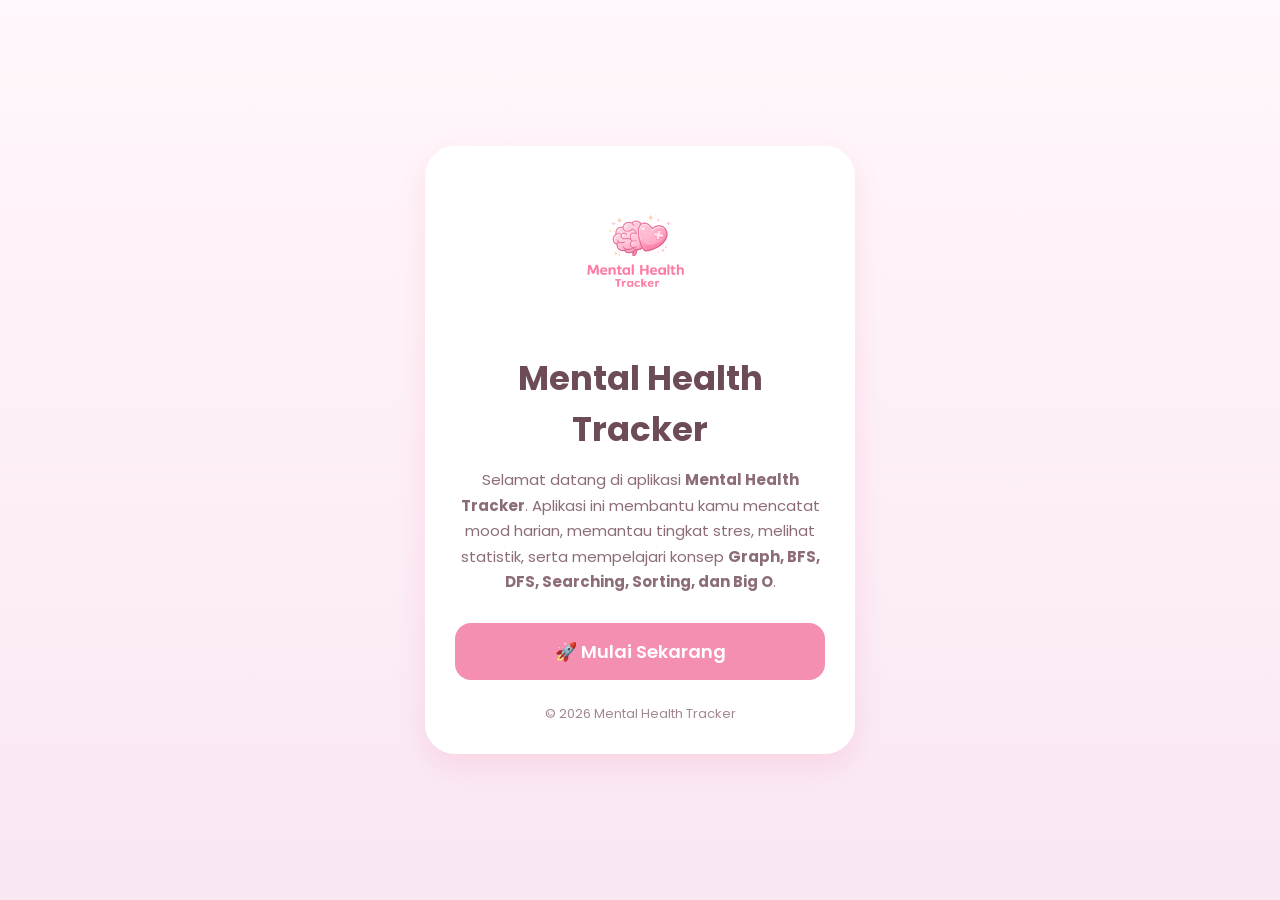
<file: index.html>
<!DOCTYPE html>
<html lang="id">
<head>
    <meta charset="UTF-8">
    <meta name="viewport" content="width=device-width, initial-scale=1.0">
    <title>Mental Health Tracker</title>

    <link rel="stylesheet" href="css/style.css">

    <style>
        body{
            background: linear-gradient(180deg,#FFF7FB,#FDEFF7,#F9E7F4);
            min-height:100vh;
            display:flex;
            justify-content:center;
            align-items:center;
            padding:20px;
        }

        .container{
            width:100%;
            max-width:430px;
            background:#ffffff;
            border-radius:30px;
            padding:30px;
            text-align:center;
            box-shadow:0 12px 30px rgba(233,30,99,.10);
        }

        .logo{
            width:220px;
            margin:10px auto 20px;
            display:block;
        }

        h1{
            color:#6D4C57;
            font-size:34px;
            margin-bottom:12px;
        }

        p{
            color:#8C6C79;
            line-height:1.7;
            margin-bottom:28px;
            font-size:15px;
        }

        .btn{
            width:100%;
            background:#F48FB1;
            color:white;
            border:none;
            padding:15px;
            border-radius:16px;
            font-size:18px;
            font-weight:600;
            cursor:pointer;
            transition:.3s;
        }

        .btn:hover{
            background:#EC6F9D;
        }

        footer{
            margin-top:24px;
            color:#A18894;
            font-size:13px;
        }
    </style>
</head>

<body>

<div class="container">

    <img src="images/mental-health.png" alt="Mental Health Tracker" class="logo">

    <h1>Mental Health Tracker</h1>

    <p>
        Selamat datang di aplikasi <b>Mental Health Tracker</b>.
        Aplikasi ini membantu kamu mencatat mood harian,
        memantau tingkat stres, melihat statistik,
        serta mempelajari konsep <b>Graph, BFS, DFS,
        Searching, Sorting, dan Big O</b>.
    </p>

    <button class="btn" onclick="window.location.href='login.html'">
        🚀 Mulai Sekarang
    </button>

    <footer>
        © 2026 Mental Health Tracker
    </footer>

</div>

</body>
</html>
</file>
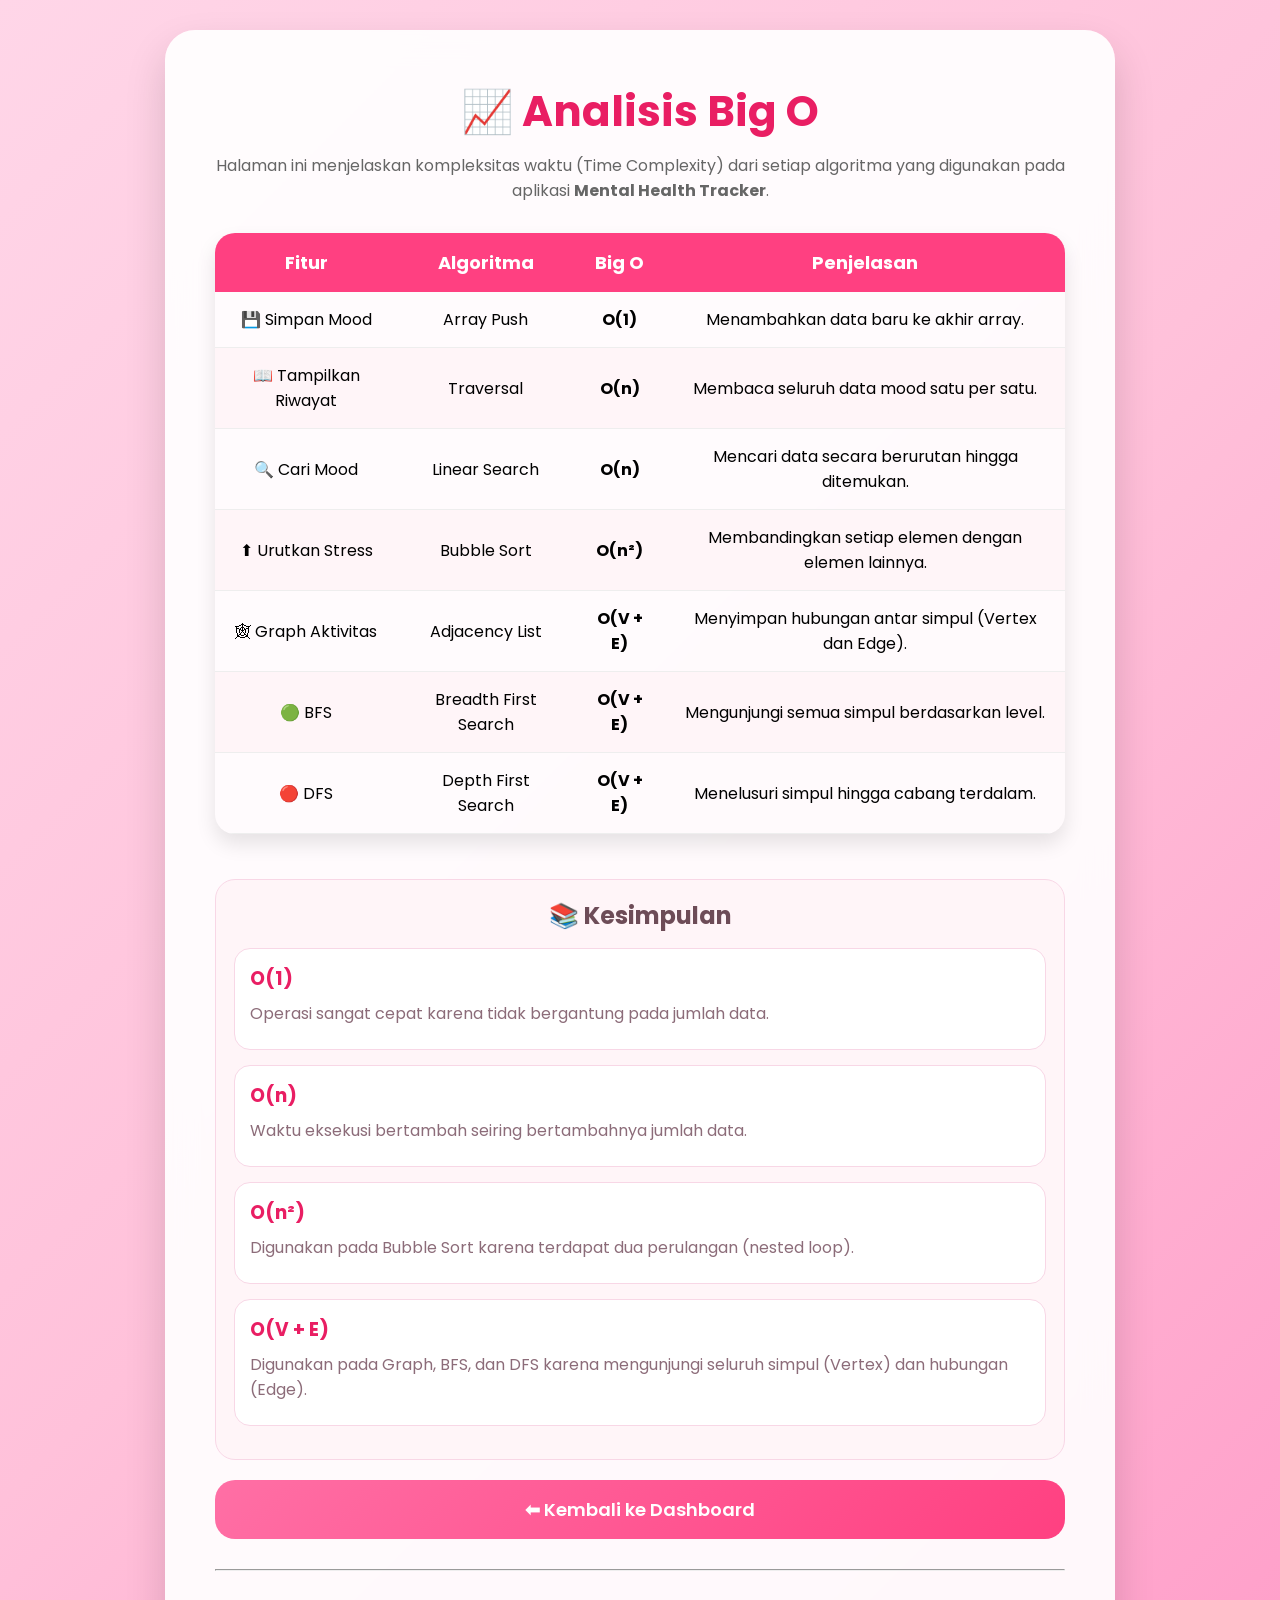
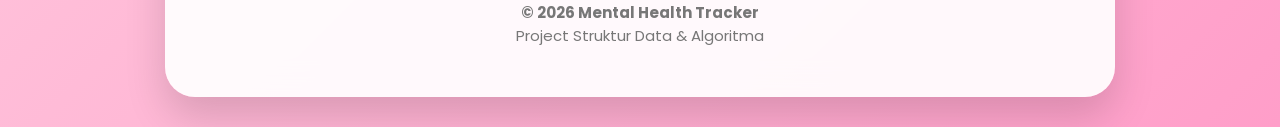
<file: bigo.html>
<!DOCTYPE html>
<html lang="id">
<head>
<meta charset="UTF-8">
<meta name="viewport" content="width=device-width, initial-scale=1.0">
<title>Analisis Big O - Mental Health Tracker</title>

<link rel="stylesheet" href="css/style.css">
</head>

<body>

<div class="container">

    <h1>📈 Analisis Big O</h1>

    <p class="subtitle">
        Halaman ini menjelaskan kompleksitas waktu (Time Complexity)
        dari setiap algoritma yang digunakan pada aplikasi
        <b>Mental Health Tracker</b>.
    </p>

    <table>

        <thead>

            <tr>

                <th>Fitur</th>

                <th>Algoritma</th>

                <th>Big O</th>

                <th>Penjelasan</th>

            </tr>

        </thead>

        <tbody>

            <tr>

                <td>💾 Simpan Mood</td>

                <td>Array Push</td>

                <td><b>O(1)</b></td>

                <td>Menambahkan data baru ke akhir array.</td>

            </tr>

            <tr>

                <td>📖 Tampilkan Riwayat</td>

                <td>Traversal</td>

                <td><b>O(n)</b></td>

                <td>Membaca seluruh data mood satu per satu.</td>

            </tr>

            <tr>

                <td>🔍 Cari Mood</td>

                <td>Linear Search</td>

                <td><b>O(n)</b></td>

                <td>Mencari data secara berurutan hingga ditemukan.</td>

            </tr>

            <tr>

                <td>⬆ Urutkan Stress</td>

                <td>Bubble Sort</td>

                <td><b>O(n²)</b></td>

                <td>Membandingkan setiap elemen dengan elemen lainnya.</td>

            </tr>

            <tr>

                <td>🕸 Graph Aktivitas</td>

                <td>Adjacency List</td>

                <td><b>O(V + E)</b></td>

                <td>Menyimpan hubungan antar simpul (Vertex dan Edge).</td>

            </tr>

            <tr>

                <td>🟢 BFS</td>

                <td>Breadth First Search</td>

                <td><b>O(V + E)</b></td>

                <td>Mengunjungi semua simpul berdasarkan level.</td>

            </tr>

            <tr>

                <td>🔴 DFS</td>

                <td>Depth First Search</td>

                <td><b>O(V + E)</b></td>

                <td>Menelusuri simpul hingga cabang terdalam.</td>

            </tr>

        </tbody>

    </table>

    <br>

    <div class="bigo-card">

        <h2>📚 Kesimpulan</h2>

        <div class="algo">

            <h3>O(1)</h3>

            <p>Operasi sangat cepat karena tidak bergantung pada jumlah data.</p>

        </div>

        <div class="algo">

            <h3>O(n)</h3>

            <p>Waktu eksekusi bertambah seiring bertambahnya jumlah data.</p>

        </div>

        <div class="algo">

            <h3>O(n²)</h3>

            <p>Digunakan pada Bubble Sort karena terdapat dua perulangan (nested loop).</p>

        </div>

        <div class="algo">

            <h3>O(V + E)</h3>

            <p>Digunakan pada Graph, BFS, dan DFS karena mengunjungi seluruh simpul (Vertex) dan hubungan (Edge).</p>

        </div>

    </div>

    <button onclick="window.location.href='dashboard.html'">
        ⬅ Kembali ke Dashboard
    </button>

    <footer>

        <hr style="margin:30px 0;">

        <p><b>© 2026 Mental Health Tracker</b></p>

        <p>Project Struktur Data & Algoritma</p>

    </footer>

</div>

</body>
</html>
</file>
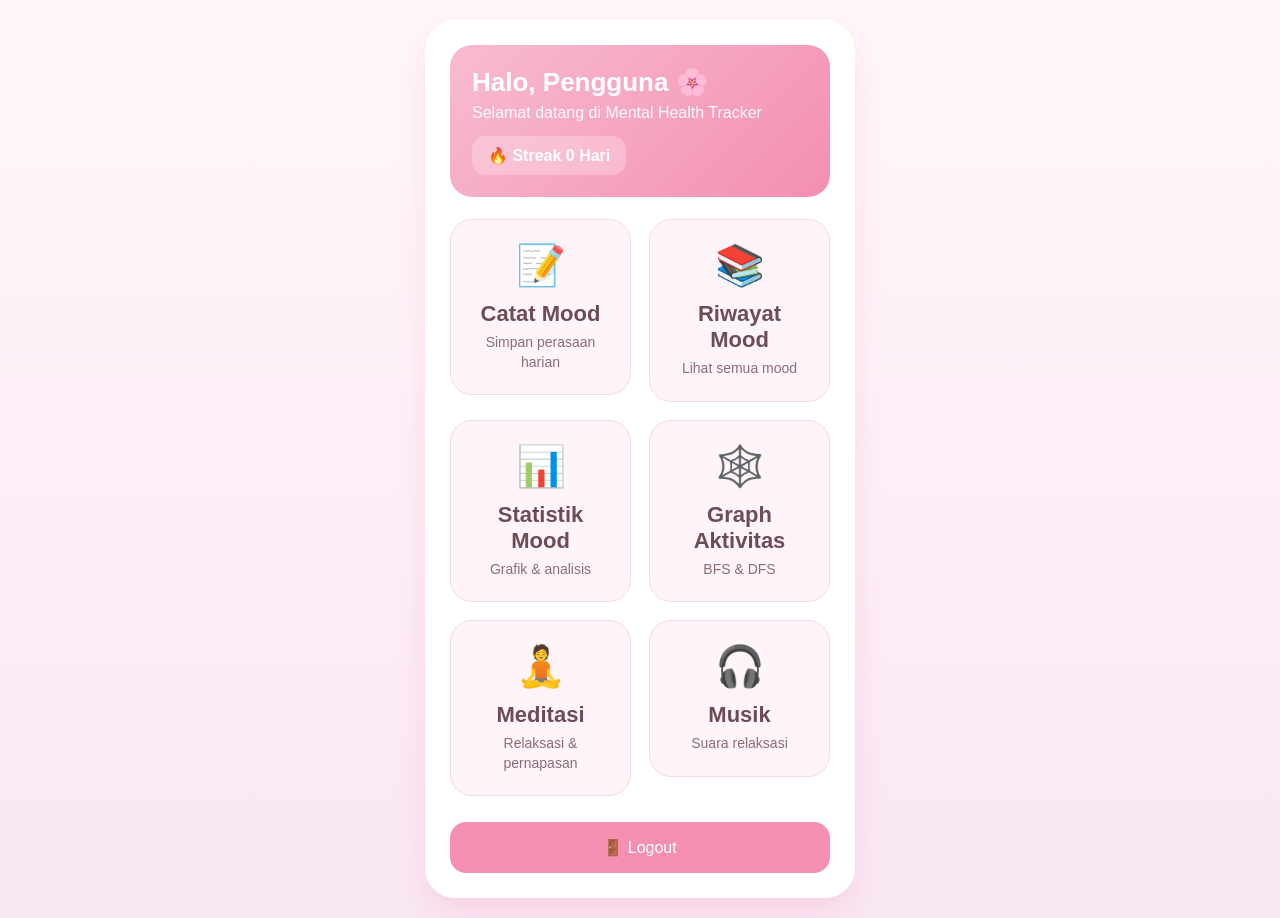
<file: dashboard.html>
<!DOCTYPE html>
<html lang="id">
<head>
<meta charset="UTF-8">
<meta name="viewport" content="width=device-width, initial-scale=1.0">
<title>Dashboard - Mental Health Tracker</title>

<style>
*{
    margin:0;
    padding:0;
    box-sizing:border-box;
    font-family:'Poppins', Arial, sans-serif;
}

body{
    background: linear-gradient(180deg,#FFF7FB,#FDEFF7,#F9E7F4);
    min-height:100vh;
    display:flex;
    justify-content:center;
    align-items:center;
    padding:20px;
}

.container{
    width:100%;
    max-width:430px;
    background:#ffffff;
    border-radius:30px;
    padding:25px;
    box-shadow:0 12px 30px rgba(233,30,99,.10);
}

.header{
    background: linear-gradient(135deg,#F8BBD0,#F48FB1);
    border-radius:22px;
    padding:22px;
    color:white;
    margin-bottom:22px;
}

.header h2{
    font-size:26px;
    margin-bottom:6px;
}

.header p{
    opacity:.95;
}

.streak{
    margin-top:14px;
    display:inline-block;
    background:rgba(255,255,255,.25);
    padding:10px 16px;
    border-radius:14px;
    font-weight:bold;
}

.menu{
    display:grid;
    grid-template-columns:1fr 1fr;
    gap:18px;
}

.menu a{
    text-decoration:none;
}

.card{
    background:#FFF5F8;
    border:1px solid #F8D7E6;
    border-radius:22px;
    padding:22px 16px;
    text-align:center;
    transition:.25s;
    min-height:150px;
    display:flex;
    flex-direction:column;
    justify-content:center;
}

.card:hover{
    transform:translateY(-4px);
    box-shadow:0 10px 20px rgba(244,143,177,.18);
}

.icon{
    font-size:40px;
    margin-bottom:12px;
}

.card h4{
    color:#6D4C57;
    font-size:22px;
    margin-bottom:6px;
}

.card p{
    color:#8C6C79;
    font-size:14px;
    line-height:1.4;
}

.logout{
    margin-top:26px;
}

.logout button{
    width:100%;
    background:#F48FB1;
    color:white;
    border:none;
    padding:16px;
    border-radius:16px;
    font-size:16px;
    cursor:pointer;
    transition:.25s;
}

.logout button:hover{
    background:#EC6F9D;
}
</style>
</head>

<body>

<div class="container">

    <div class="header">
        <h2 id="namaUser">Halo, Pengguna 🌸</h2>
        <p>Selamat datang di Mental Health Tracker</p>

        <div class="streak">
            🔥 Streak <span id="streak">0</span> Hari
        </div>
    </div>

    <div class="menu">

        <a href="mood.html">
            <div class="card">
                <div class="icon">📝</div>
                <h4>Catat Mood</h4>
                <p>Simpan perasaan harian</p>
            </div>
        </a>

        <a href="history.html">
            <div class="card">
                <div class="icon">📚</div>
                <h4>Riwayat Mood</h4>
                <p>Lihat semua mood</p>
            </div>
        </a>

        <a href="statistik.html">
            <div class="card">
                <div class="icon">📊</div>
                <h4>Statistik Mood</h4>
                <p>Grafik & analisis</p>
            </div>
        </a>

        <a href="graph.html">
            <div class="card">
                <div class="icon">🕸️</div>
                <h4>Graph Aktivitas</h4>
                <p>BFS & DFS</p>
            </div>
        </a>

        <a href="meditasi.html">
            <div class="card">
                <div class="icon">🧘</div>
                <h4>Meditasi</h4>
                <p>Relaksasi & pernapasan</p>
            </div>
        </a>

        <a href="musik.html">
            <div class="card">
                <div class="icon">🎧</div>
                <h4>Musik</h4>
                <p>Suara relaksasi</p>
            </div>
        </a>

    </div>

    <div class="logout">
        <button onclick="logout()">🚪 Logout</button>
    </div>

</div>

<script src="js/script.js"></script>

<script>
// Menampilkan nama pengguna
let nama = localStorage.getItem("username") || "Pengguna";
document.getElementById("namaUser").innerHTML = "Halo, " + nama + " 🌸";

// Menghitung streak otomatis
function hitungStreak() {
    let dataMood = JSON.parse(localStorage.getItem("mood")) || [];

    if (dataMood.length === 0) return 0;

    let tanggalUnik = [...new Set(dataMood.map(item => item.tanggal))];
    tanggalUnik.sort();

    let streak = 1;

    for (let i = tanggalUnik.length - 1; i > 0; i--) {
        let t1 = new Date(tanggalUnik[i]);
        let t2 = new Date(tanggalUnik[i - 1]);

        let selisih = (t1 - t2) / (1000 * 60 * 60 * 24);

        if (selisih === 1) {
            streak++;
        } else {
            break;
        }
    }

    return streak;
}

document.getElementById("streak").innerHTML = hitungStreak();

// Logout
function logout() {
    localStorage.removeItem("username");
    window.location.href = "index.html";
}
</script>

</body>
</html>
</file>
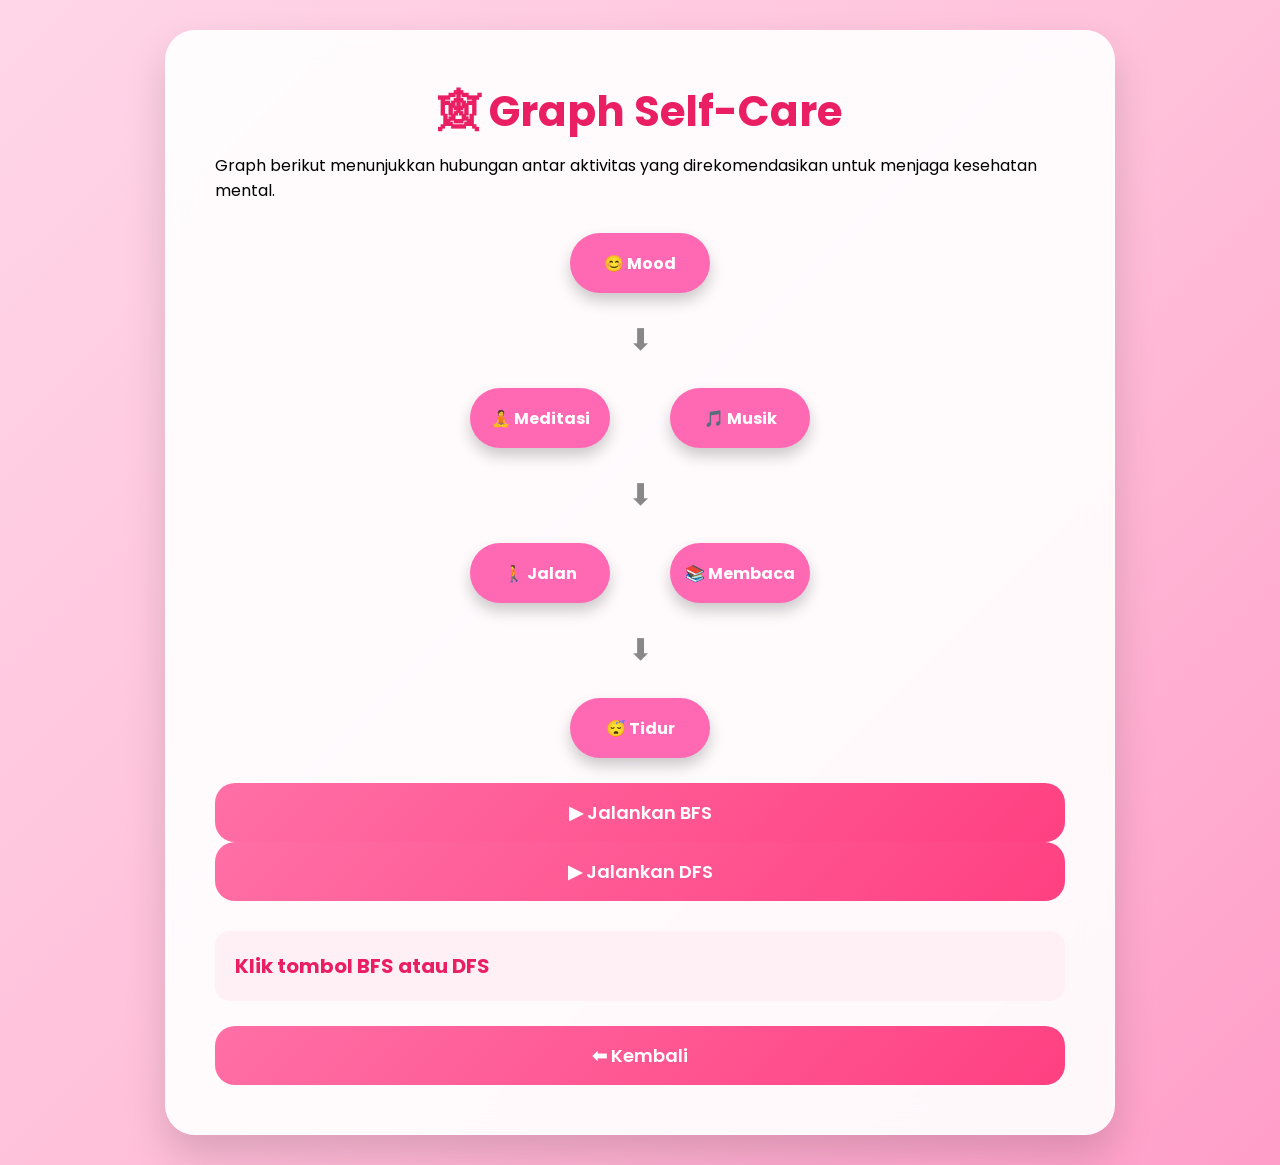
<file: graph.html>
<!DOCTYPE html>
<html lang="id">
<head>
<meta charset="UTF-8">
<meta name="viewport" content="width=device-width, initial-scale=1.0">
<title>Graph Self Care</title>

<link rel="stylesheet" href="css/style.css">

<style>

.graph-container{

display:flex;

justify-content:center;

margin-top:30px;

}

.graph{

display:flex;

flex-direction:column;

align-items:center;

gap:25px;

}

.row{

display:flex;

justify-content:center;

align-items:center;

gap:60px;

}

.node{

width:140px;

height:60px;

background:#FF69B4;

color:white;

border-radius:40px;

display:flex;

justify-content:center;

align-items:center;

font-weight:bold;

box-shadow:0 8px 15px rgba(0,0,0,.2);

}

.line{

font-size:30px;

color:#888;

}

#hasil{

margin-top:30px;

padding:20px;

background:#FFF0F6;

border-radius:15px;

font-size:20px;

font-weight:bold;

color:#E91E63;

}

</style>

</head>

<body>

<div class="container">

<h1>🕸 Graph Self-Care</h1>

<p>

Graph berikut menunjukkan hubungan antar aktivitas
yang direkomendasikan untuk menjaga kesehatan mental.

</p>

<div class="graph-container">

<div class="graph">

<div class="row">

<div class="node">😊 Mood</div>

</div>

<div class="line">⬇</div>

<div class="row">

<div class="node">🧘 Meditasi</div>

<div class="node">🎵 Musik</div>

</div>

<div class="line">⬇</div>

<div class="row">

<div class="node">🚶 Jalan</div>

<div class="node">📚 Membaca</div>

</div>

<div class="line">⬇</div>

<div class="row">

<div class="node">😴 Tidur</div>

</div>

</div>

</div>

<br>

<button onclick="jalankanBFS()">

▶ Jalankan BFS

</button>

<button onclick="jalankanDFS()">

▶ Jalankan DFS

</button>

<div id="hasil">

Klik tombol BFS atau DFS

</div>

<br>

<a href="dashboard.html">

<button>

⬅ Kembali

</button>

</a>

<script>

function jalankanBFS(){

document.getElementById("hasil").innerHTML=

"🟢 BFS : Mood ➜ Meditasi ➜ Musik ➜ Jalan ➜ Membaca ➜ Tidur";

}

function jalankanDFS(){

document.getElementById("hasil").innerHTML=

"🔴 DFS : Mood ➜ Meditasi ➜ Jalan ➜ Tidur ➜ Musik ➜ Membaca";

}

</script>

</div>

</body>

</html>
</file>
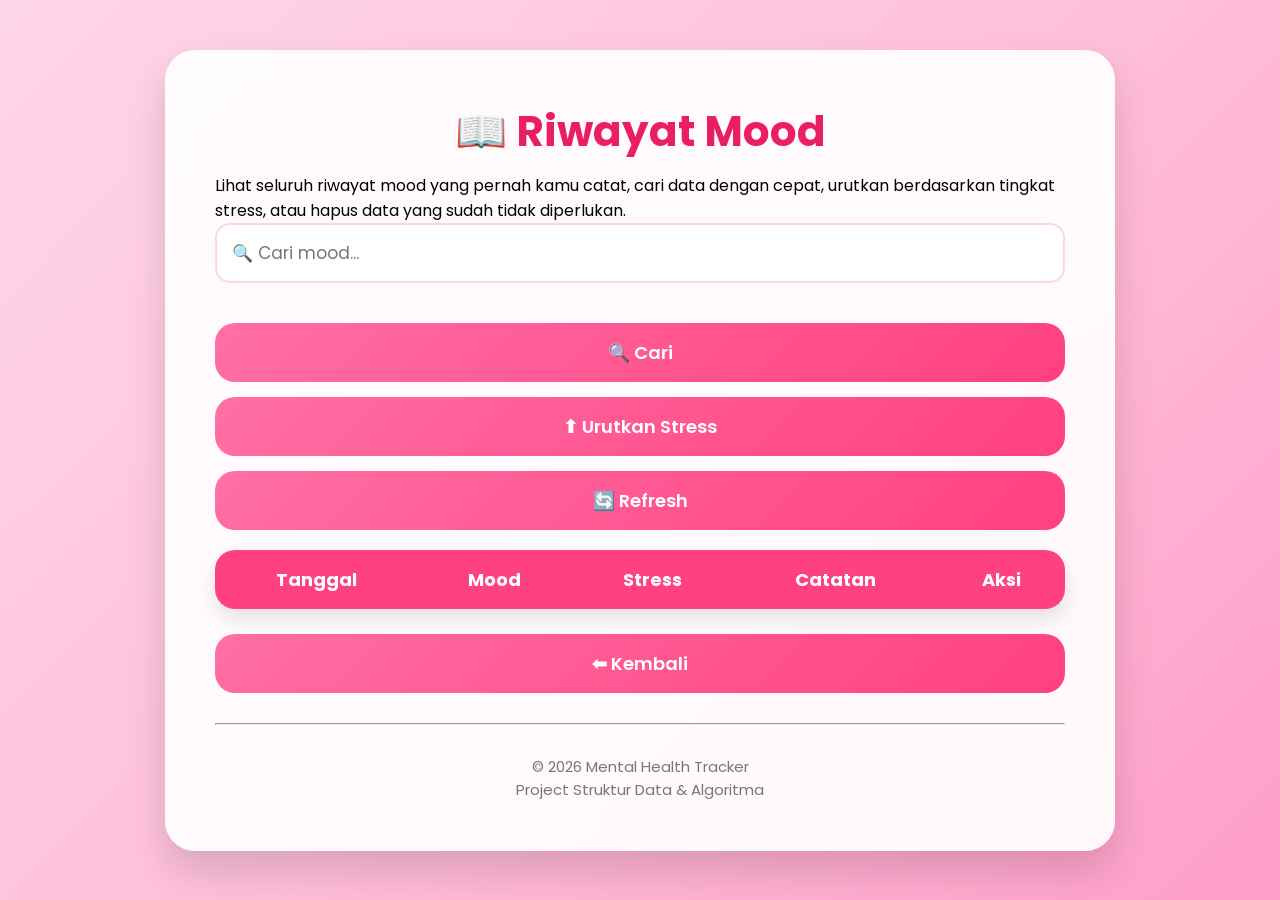
<file: history.html>
<!DOCTYPE html>
<html lang="id">

<head>

    <meta charset="UTF-8">
    <meta name="viewport" content="width=device-width, initial-scale=1.0">

    <title>Riwayat Mood</title>

    <link rel="stylesheet" href="css/style.css">

</head>

<body>

<div class="container">

    <h1>📖 Riwayat Mood</h1>

    <p>
        Lihat seluruh riwayat mood yang pernah kamu catat,
        cari data dengan cepat, urutkan berdasarkan tingkat stress,
        atau hapus data yang sudah tidak diperlukan.
    </p>

    <input
        type="text"
        id="searchMood"
        placeholder="🔍 Cari mood...">

    <div style="display:flex;justify-content:center;gap:15px;flex-wrap:wrap;margin:20px 0;">

        <button onclick="cariMood()">
            🔍 Cari
        </button>

        <button onclick="urutStress()">
            ⬆ Urutkan Stress
        </button>

        <button onclick="tampilMood()">
            🔄 Refresh
        </button>

    </div>

    <table>

        <thead>

            <tr>

                <th>Tanggal</th>
                <th>Mood</th>
                <th>Stress</th>
                <th>Catatan</th>
                <th>Aksi</th>

            </tr>

        </thead>

        <tbody id="tabelMood">

        </tbody>

    </table>

    <br>

    <a href="dashboard.html">

        <button>

            ⬅ Kembali

        </button>

    </a>

    <footer>

        <hr style="margin:30px 0;">

        <p>© 2026 Mental Health Tracker</p>

        <p>Project Struktur Data & Algoritma</p>

    </footer>

</div>

<script src="js/script.js"></script>

<script>

tampilMood();

</script>

</body>

</html>
</file>
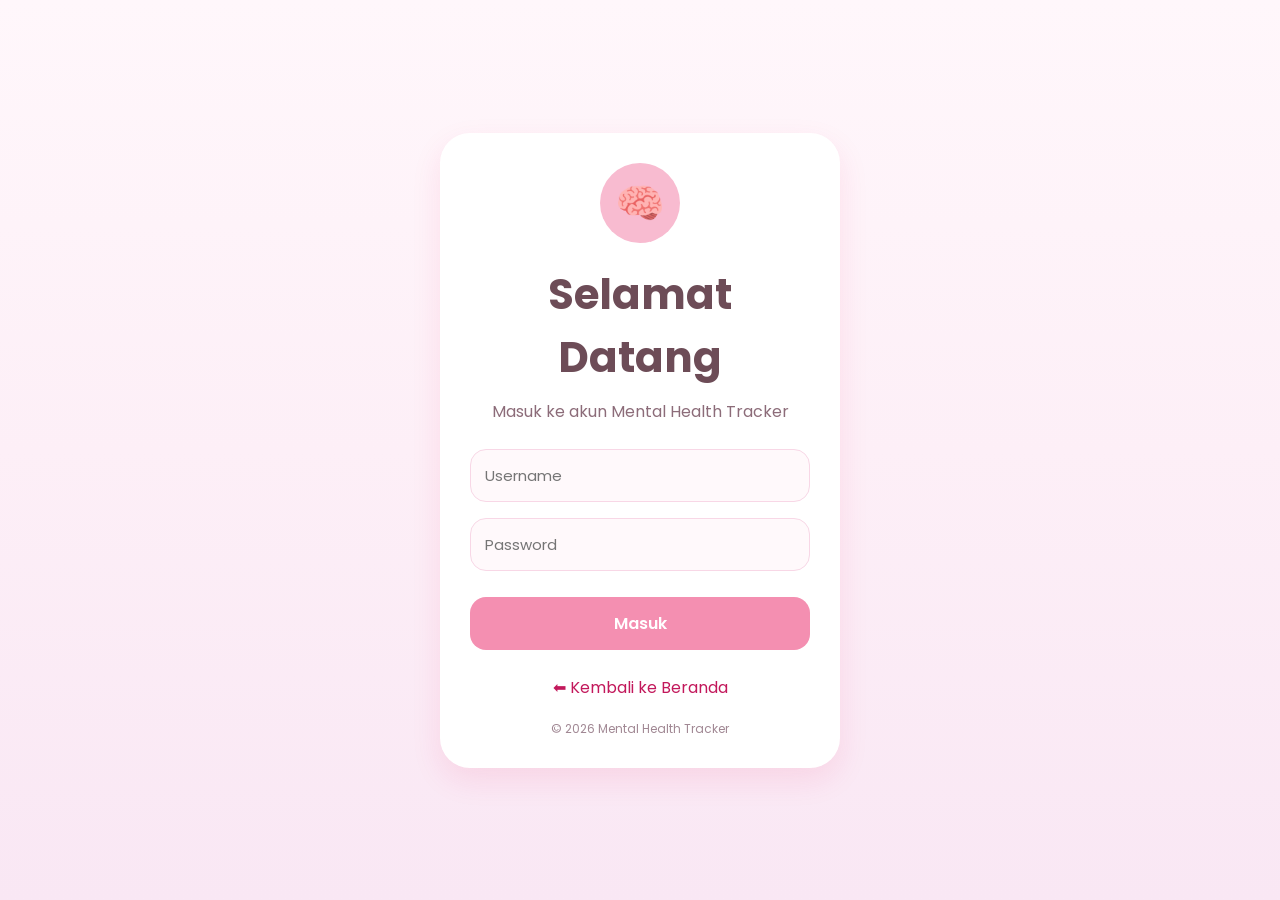
<file: login.html>
<!DOCTYPE html>
<html lang="id">
<head>
<meta charset="UTF-8">
<meta name="viewport" content="width=device-width, initial-scale=1.0">
<title>Login - Mental Health Tracker</title>

<link rel="stylesheet" href="css/style.css">

<style>
*{
    margin:0;
    padding:0;
    box-sizing:border-box;
    font-family:'Poppins',sans-serif;
}

body{
    background:linear-gradient(180deg,#FFF7FB,#FDEFF7,#F9E7F4);
    min-height:100vh;
    display:flex;
    justify-content:center;
    align-items:center;
    padding:20px;
}

.container{
    width:100%;
    max-width:400px;
    background:#FFFFFF;
    border-radius:30px;
    padding:30px;
    box-shadow:0 12px 30px rgba(233,30,99,.10);
    text-align:center;
}

.logo{
    width:80px;
    height:80px;
    border-radius:50%;
    background:#F8BBD0;
    display:flex;
    justify-content:center;
    align-items:center;
    margin:0 auto 20px;
    font-size:40px;
}

h1{
    color:#6D4C57;
    margin-bottom:10px;
}

p{
    color:#8C6C79;
    margin-bottom:25px;
}

input{
    width:100%;
    padding:14px;
    border:1px solid #F8D7E6;
    border-radius:16px;
    margin-bottom:16px;
    font-size:15px;
    background:#FFF9FB;
}

input:focus{
    outline:none;
    border-color:#F48FB1;
}

button{
    width:100%;
    padding:14px;
    border:none;
    border-radius:16px;
    background:#F48FB1;
    color:white;
    font-size:16px;
    cursor:pointer;
    margin-top:10px;
}

button:hover{
    background:#EC77A3;
}

a{
    color:#C2185B;
    text-decoration:none;
}

footer{
    margin-top:20px;
    color:#A18894;
    font-size:12px;
}
</style>
</head>

<body>

<div class="container">

<div class="logo">🧠</div>

<h1>Selamat Datang</h1>

<p>Masuk ke akun Mental Health Tracker</p>

<form onsubmit="login(event)">

<input
    type="text"
    id="username"
    placeholder="Username"
    required>

<input
    type="password"
    id="password"
    placeholder="Password"
    required>

<button type="submit">Masuk</button>

</form>

<br>

<a href="index.html">⬅ Kembali ke Beranda</a>

<footer>
    © 2026 Mental Health Tracker
</footer>

</div>

<script src="js/script.js"></script>

</body>
</html>
</file>
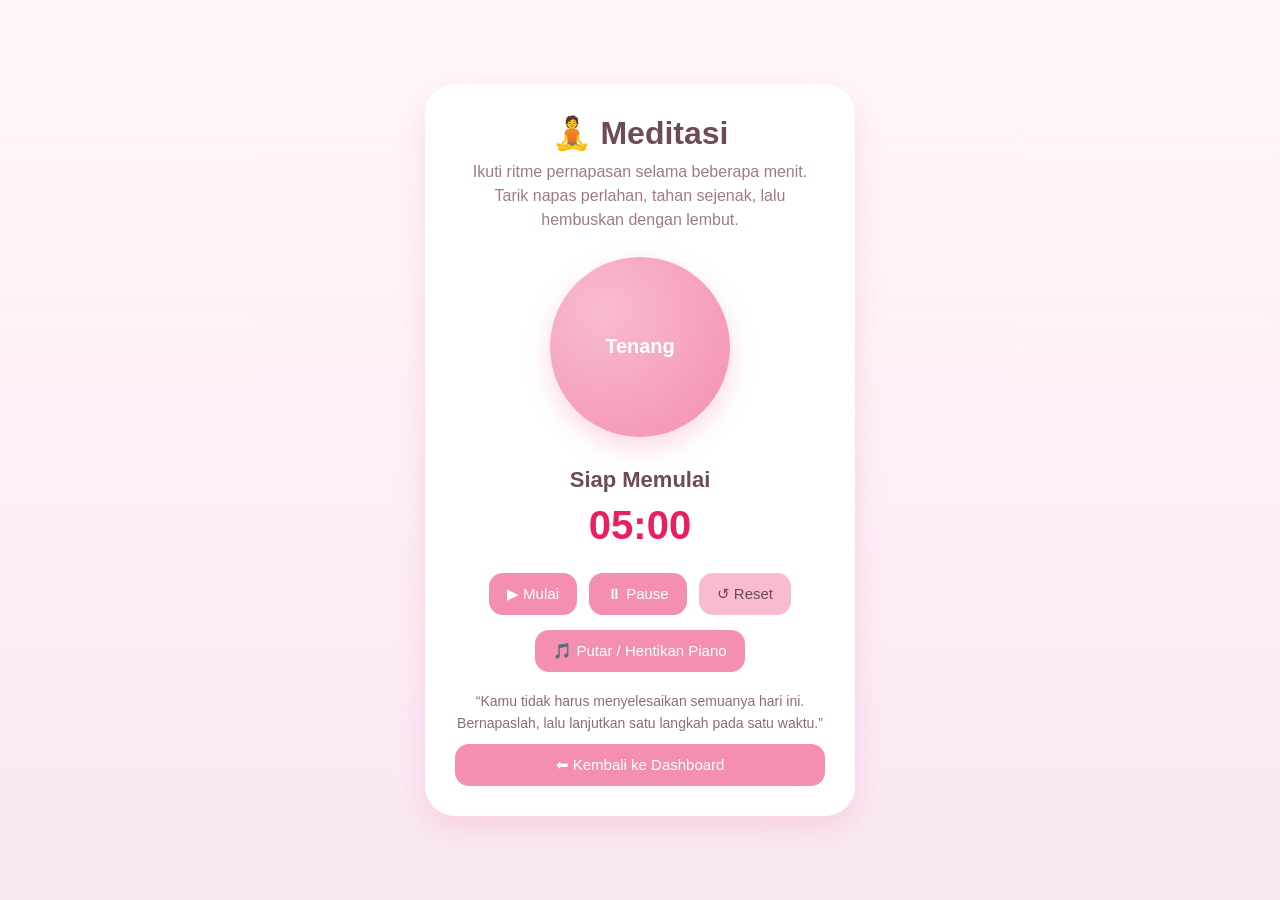
<file: meditasi.html>
<!DOCTYPE html>
<html lang="id">
<head>
<meta charset="UTF-8">
<meta name="viewport" content="width=device-width, initial-scale=1.0">
<title>Meditasi - Mental Health Tracker</title>

<style>
*{
    margin:0;
    padding:0;
    box-sizing:border-box;
    font-family:'Poppins', Arial, sans-serif;
}

body{
    background: linear-gradient(180deg,#FFF7FB,#FDEFF7,#F9E7F4);
    min-height:100vh;
    display:flex;
    justify-content:center;
    align-items:center;
    padding:20px;
}

.container{
    width:100%;
    max-width:430px;
    background:#ffffff;
    border-radius:30px;
    padding:30px;
    text-align:center;
    box-shadow:0 12px 30px rgba(233,30,99,.12);
}

h1{
    color:#6D4C57;
    margin-bottom:8px;
}

.subtitle{
    color:#9E7A88;
    margin-bottom:25px;
    line-height:1.5;
}

/* Lingkaran meditasi */
.circle-wrapper{
    display:flex;
    justify-content:center;
    align-items:center;
    margin:20px 0 30px;
}

.circle{
    width:180px;
    height:180px;
    border-radius:50%;
    background: radial-gradient(circle at 30% 30%, #F8BBD0, #F48FB1);
    display:flex;
    justify-content:center;
    align-items:center;
    color:white;
    font-size:20px;
    font-weight:bold;
    box-shadow:0 10px 25px rgba(244,143,177,.35);
    transition: transform 4s ease-in-out;
}

.circle.expand{
    transform: scale(1.25);
}

.instruction{
    font-size:22px;
    font-weight:bold;
    color:#6D4C57;
    margin-bottom:10px;
}

.timer{
    font-size:40px;
    color:#E91E63;
    font-weight:bold;
    margin-bottom:25px;
}

.controls{
    display:flex;
    justify-content:center;
    gap:12px;
    flex-wrap:wrap;
    margin-bottom:15px;
}

button{
    background:#F48FB1;
    color:white;
    border:none;
    padding:12px 18px;
    border-radius:14px;
    cursor:pointer;
    font-size:15px;
    transition:.3s;
}

button:hover{
    background:#EC6F9D;
}

.secondary{
    background:#F8BBD0;
    color:#6D4C57;
}

.back{
    width:100%;
    margin-top:10px;
}

.quote{
    margin-top:18px;
    color:#8C6C79;
    font-size:14px;
    line-height:1.6;
}
</style>
</head>

<body>

<div class="container">

    <h1>🧘 Meditasi</h1>
    <p class="subtitle">
        Ikuti ritme pernapasan selama beberapa menit.<br>
        Tarik napas perlahan, tahan sejenak, lalu hembuskan dengan lembut.
    </p>

    <div class="circle-wrapper">
        <div class="circle" id="circle">Tenang</div>
    </div>

    <div class="instruction" id="instruction">Siap Memulai</div>

    <div class="timer" id="timer">05:00</div>

    <div class="controls">
        <button onclick="mulaiMeditasi()">▶ Mulai</button>
        <button onclick="pauseMeditasi()">⏸ Pause</button>
        <button onclick="resetMeditasi()" class="secondary">↺ Reset</button>
    </div>

    <button onclick="toggleMusik()">🎵 Putar / Hentikan Piano</button>

    <div class="quote">
        “Kamu tidak harus menyelesaikan semuanya hari ini.<br>
        Bernapaslah, lalu lanjutkan satu langkah pada satu waktu.”
    </div>

    <button class="back" onclick="window.location.href='dashboard.html'">
        ⬅ Kembali ke Dashboard
    </button>

</div>

<script>
let totalDetik = 300; // 5 menit
let timerInterval = null;
let breathingInterval = null;
let audio = null;

const timerEl = document.getElementById("timer");
const instructionEl = document.getElementById("instruction");
const circle = document.getElementById("circle");

function formatWaktu(detik){
    const m = Math.floor(detik / 60);
    const s = detik % 60;
    return String(m).padStart(2,"0") + ":" + String(s).padStart(2,"0");
}

timerEl.textContent = formatWaktu(totalDetik);

function mulaiMeditasi(){

    if(timerInterval) return;

    // Timer
    timerInterval = setInterval(function(){

        totalDetik--;

        timerEl.textContent = formatWaktu(totalDetik);

        if(totalDetik <= 0){

            clearInterval(timerInterval);
            clearInterval(breathingInterval);

            timerInterval = null;
            breathingInterval = null;

            instructionEl.textContent = "Sesi Selesai";
            circle.classList.remove("expand");

            if(audio){
                audio.pause();
                audio.currentTime = 0;
            }

            alert("🌸 Meditasi selesai. Semoga harimu lebih tenang.");

        }

    },1000);

    // Siklus pernapasan (4 detik tarik, 4 detik tahan, 4 detik buang)
    let fase = 0;

    function ubahFase(){

        if(fase === 0){

            instructionEl.textContent = "Tarik Napas";
            circle.classList.add("expand");
            circle.textContent = "Tarik";

        }

        else if(fase === 1){

            instructionEl.textContent = "Tahan";
            circle.textContent = "Tahan";

        }

        else{

            instructionEl.textContent = "Buang Napas";
            circle.classList.remove("expand");
            circle.textContent = "Buang";

        }

        fase = (fase + 1) % 3;

    }

    ubahFase();

    breathingInterval = setInterval(ubahFase,4000);

}

function pauseMeditasi(){

    clearInterval(timerInterval);
    clearInterval(breathingInterval);

    timerInterval = null;
    breathingInterval = null;

    instructionEl.textContent = "Dijeda";

}

function resetMeditasi(){

    pauseMeditasi();

    totalDetik = 300;

    timerEl.textContent = formatWaktu(totalDetik);

    instructionEl.textContent = "Siap Memulai";

    circle.classList.remove("expand");

    circle.textContent = "Tenang";

}

function toggleMusik(){

    if(!audio){
        audio = new Audio("js/audio/piano.mp3");
        audio.loop = true;
    }

    if(audio.paused){
        audio.play();
    }else{
        audio.pause();
    }

}
</script>

</body>
</html>
</file>
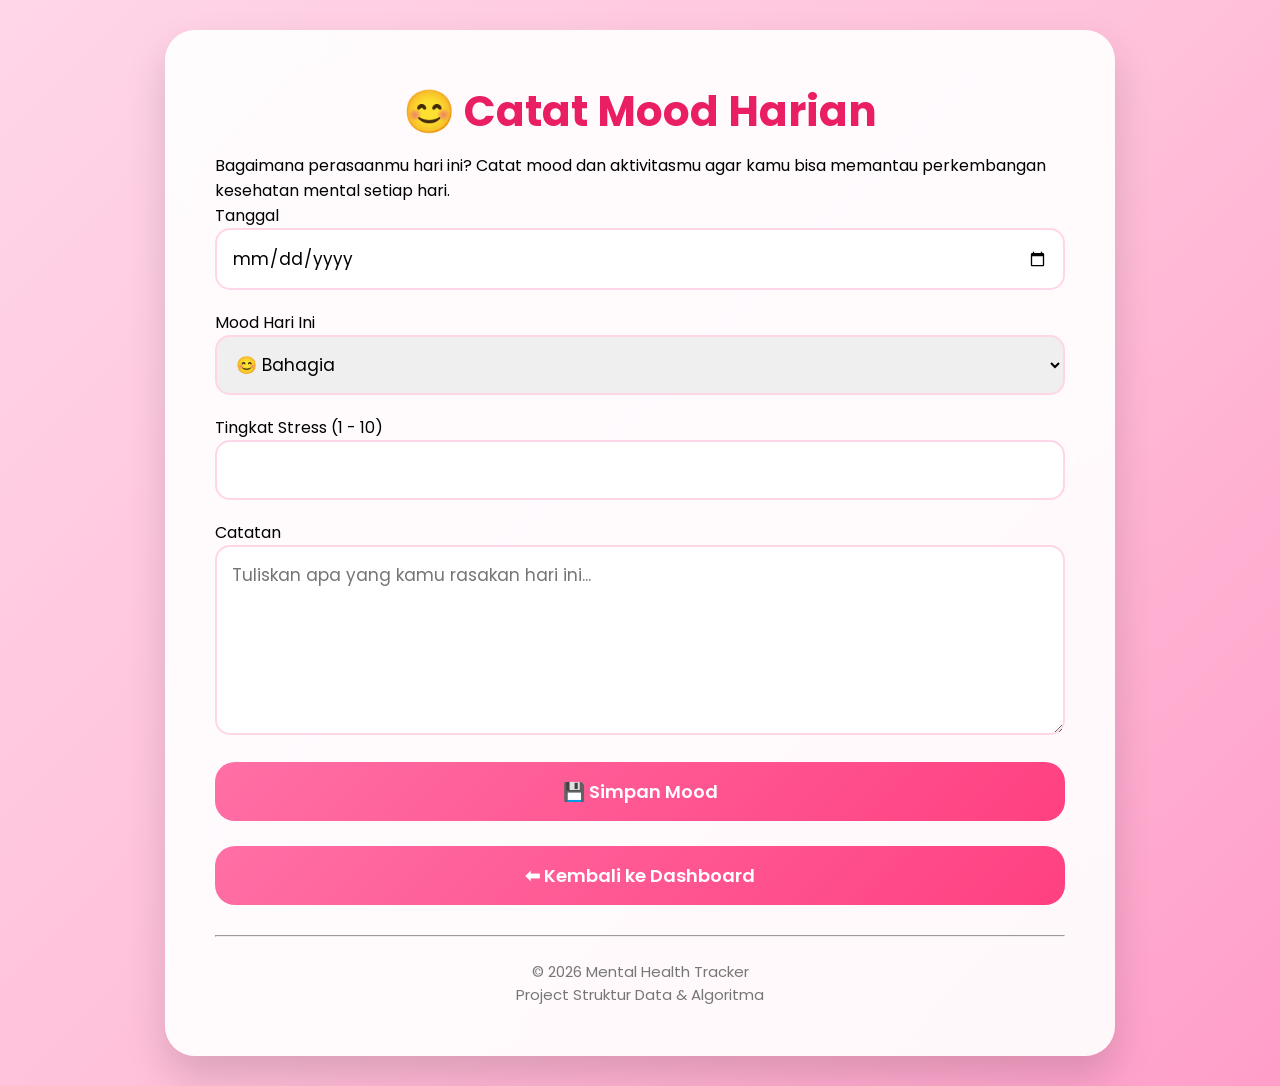
<file: mood.html>
<!DOCTYPE html>
<html lang="id">

<head>

    <meta charset="UTF-8">
    <meta name="viewport" content="width=device-width, initial-scale=1.0">

    <title>Catat Mood</title>

    <link rel="stylesheet" href="css/style.css">

</head>

<body>

<div class="container">

<h1>😊 Catat Mood Harian</h1>

<p>

Bagaimana perasaanmu hari ini?

Catat mood dan aktivitasmu agar kamu bisa memantau

perkembangan kesehatan mental setiap hari.

</p>

<form id="formMood">

<label>Tanggal</label>

<input
type="date"
id="tanggal"
required>

<label>Mood Hari Ini</label>

<select id="mood">

<option>😊 Bahagia</option>

<option>😁 Senang</option>

<option>😐 Biasa</option>

<option>😢 Sedih</option>

<option>😰 Cemas</option>

<option>😡 Marah</option>

</select>

<label>Tingkat Stress (1 - 10)</label>

<input
type="number"
id="stress"
min="1"
max="10"
required>

<label>Catatan</label>

<textarea
id="catatan"
rows="6"
placeholder="Tuliskan apa yang kamu rasakan hari ini..."></textarea>

<button
type="button"
onclick="simpanMood()">

💾 Simpan Mood

</button>

</form>

<br>

<a href="dashboard.html">

<button>

⬅ Kembali ke Dashboard

</button>

</a>

<footer>

<hr><br>

<p>

© 2026 Mental Health Tracker

</p>

<p>

Project Struktur Data & Algoritma

</p>

</footer>

</div>

<script src="js/script.js"></script>

</body>

</html>
</file>
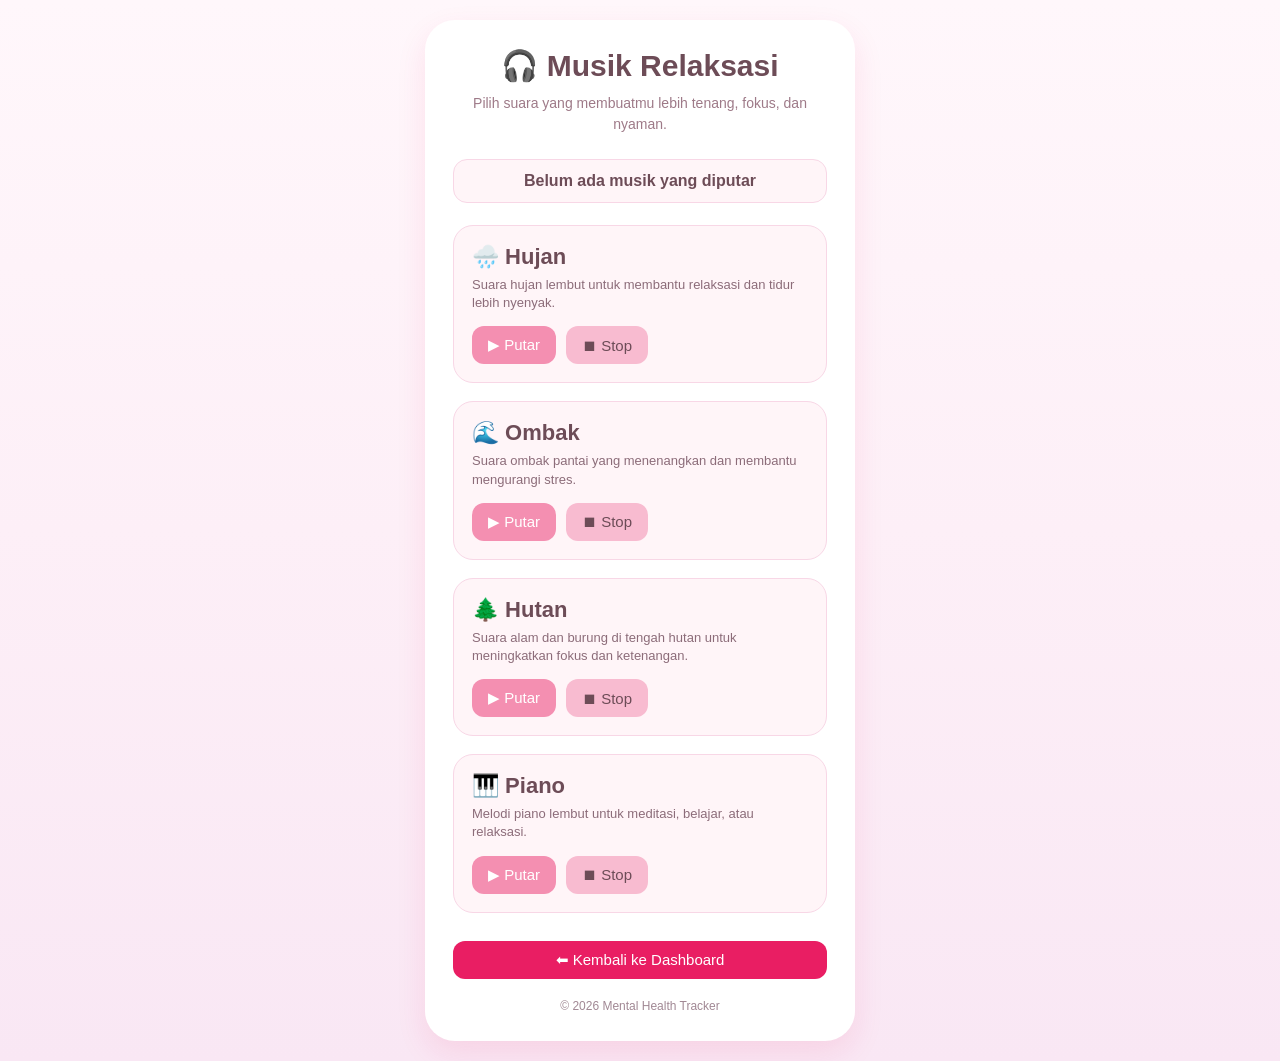
<file: musik.html>
<!DOCTYPE html>
<html lang="id">
<head>
<meta charset="UTF-8">
<meta name="viewport" content="width=device-width, initial-scale=1.0">
<title>Musik Relaksasi - Mental Health Tracker</title>

<style>
*{
    margin:0;
    padding:0;
    box-sizing:border-box;
    font-family:'Poppins', Arial, sans-serif;
}

body{
    background: linear-gradient(180deg,#FFF7FB,#FDEFF7,#F9E7F4);
    min-height:100vh;
    display:flex;
    justify-content:center;
    align-items:center;
    padding:20px;
}

.container{
    width:100%;
    max-width:430px;
    background:#ffffff;
    border-radius:30px;
    padding:28px;
    box-shadow:0 12px 30px rgba(233,30,99,.10);
}

.header{
    text-align:center;
    margin-bottom:24px;
}

.header h1{
    color:#6D4C57;
    font-size:30px;
    margin-bottom:10px;
}

.header p{
    color:#9E7A88;
    font-size:14px;
    line-height:1.5;
}

.status{
    background:#FFF5F8;
    border:1px solid #F8D7E6;
    border-radius:14px;
    padding:12px;
    text-align:center;
    color:#6D4C57;
    font-weight:600;
    margin-bottom:22px;
}

.music-card{
    background:#FFF5F8;
    border:1px solid #F8D7E6;
    border-radius:20px;
    padding:18px;
    margin-bottom:18px;
}

.music-card h3{
    color:#6D4C57;
    margin-bottom:6px;
    font-size:22px;
}

.music-card p{
    color:#8C6C79;
    font-size:13px;
    margin-bottom:14px;
    line-height:1.4;
}

.buttons{
    display:flex;
    gap:10px;
}

button{
    background:#F48FB1;
    color:white;
    border:none;
    padding:10px 16px;
    border-radius:12px;
    cursor:pointer;
    font-size:15px;
    transition:.3s;
}

button:hover{
    background:#EC6F9D;
}

.stop{
    background:#F8BBD0;
    color:#6D4C57;
}

.stop:hover{
    background:#F48FB1;
    color:white;
}

.back{
    width:100%;
    margin-top:10px;
    background:#E91E63;
}

.back:hover{
    background:#D81B60;
}

footer{
    text-align:center;
    margin-top:20px;
    color:#A18894;
    font-size:12px;
}
</style>
</head>

<body>

<div class="container">

    <div class="header">
        <h1>🎧 Musik Relaksasi</h1>
        <p>Pilih suara yang membuatmu lebih tenang, fokus, dan nyaman.</p>
    </div>

    <div class="status" id="statusMusik">
        Belum ada musik yang diputar
    </div>

    <div class="music-card">
        <h3>🌧️ Hujan</h3>
        <p>Suara hujan lembut untuk membantu relaksasi dan tidur lebih nyenyak.</p>
        <div class="buttons">
            <button onclick="putar('js/audio/hujan.mp3','Hujan')">▶ Putar</button>
            <button class="stop" onclick="stopMusik()">⏹ Stop</button>
        </div>
    </div>

    <div class="music-card">
        <h3>🌊 Ombak</h3>
        <p>Suara ombak pantai yang menenangkan dan membantu mengurangi stres.</p>
        <div class="buttons">
            <button onclick="putar('js/audio/ombak.mp3','Ombak')">▶ Putar</button>
            <button class="stop" onclick="stopMusik()">⏹ Stop</button>
        </div>
    </div>

    <div class="music-card">
        <h3>🌲 Hutan</h3>
        <p>Suara alam dan burung di tengah hutan untuk meningkatkan fokus dan ketenangan.</p>
        <div class="buttons">
            <button onclick="putar('js/audio/hutan.mp3','Hutan')">▶ Putar</button>
            <button class="stop" onclick="stopMusik()">⏹ Stop</button>
        </div>
    </div>

    <div class="music-card">
        <h3>🎹 Piano</h3>
        <p>Melodi piano lembut untuk meditasi, belajar, atau relaksasi.</p>
        <div class="buttons">
            <button onclick="putar('js/audio/piano.mp3','Piano')">▶ Putar</button>
            <button class="stop" onclick="stopMusik()">⏹ Stop</button>
        </div>
    </div>

    <button class="back" onclick="window.location.href='dashboard.html'">
        ⬅ Kembali ke Dashboard
    </button>

    <footer>
        © 2026 Mental Health Tracker
    </footer>

</div>

<script>
let audio = new Audio();

function putar(file,nama){

    audio.pause();
    audio.currentTime = 0;

    audio.src = file;
    audio.loop = true;
    audio.volume = 1.0;

    audio.play()
    .then(() => {
        document.getElementById("statusMusik").innerHTML =
            "🎵 Sedang memutar: <b>" + nama + "</b>";
    })
    .catch((err) => {
        console.error(err);
        alert("Gagal memutar audio.\nPastikan file MP3 ada di folder js/audio/");
    });

}

function stopMusik(){

    audio.pause();
    audio.currentTime = 0;

    document.getElementById("statusMusik").innerHTML =
        "⏹ Musik dihentikan";

}
</script>

</body>
</html>
</file>
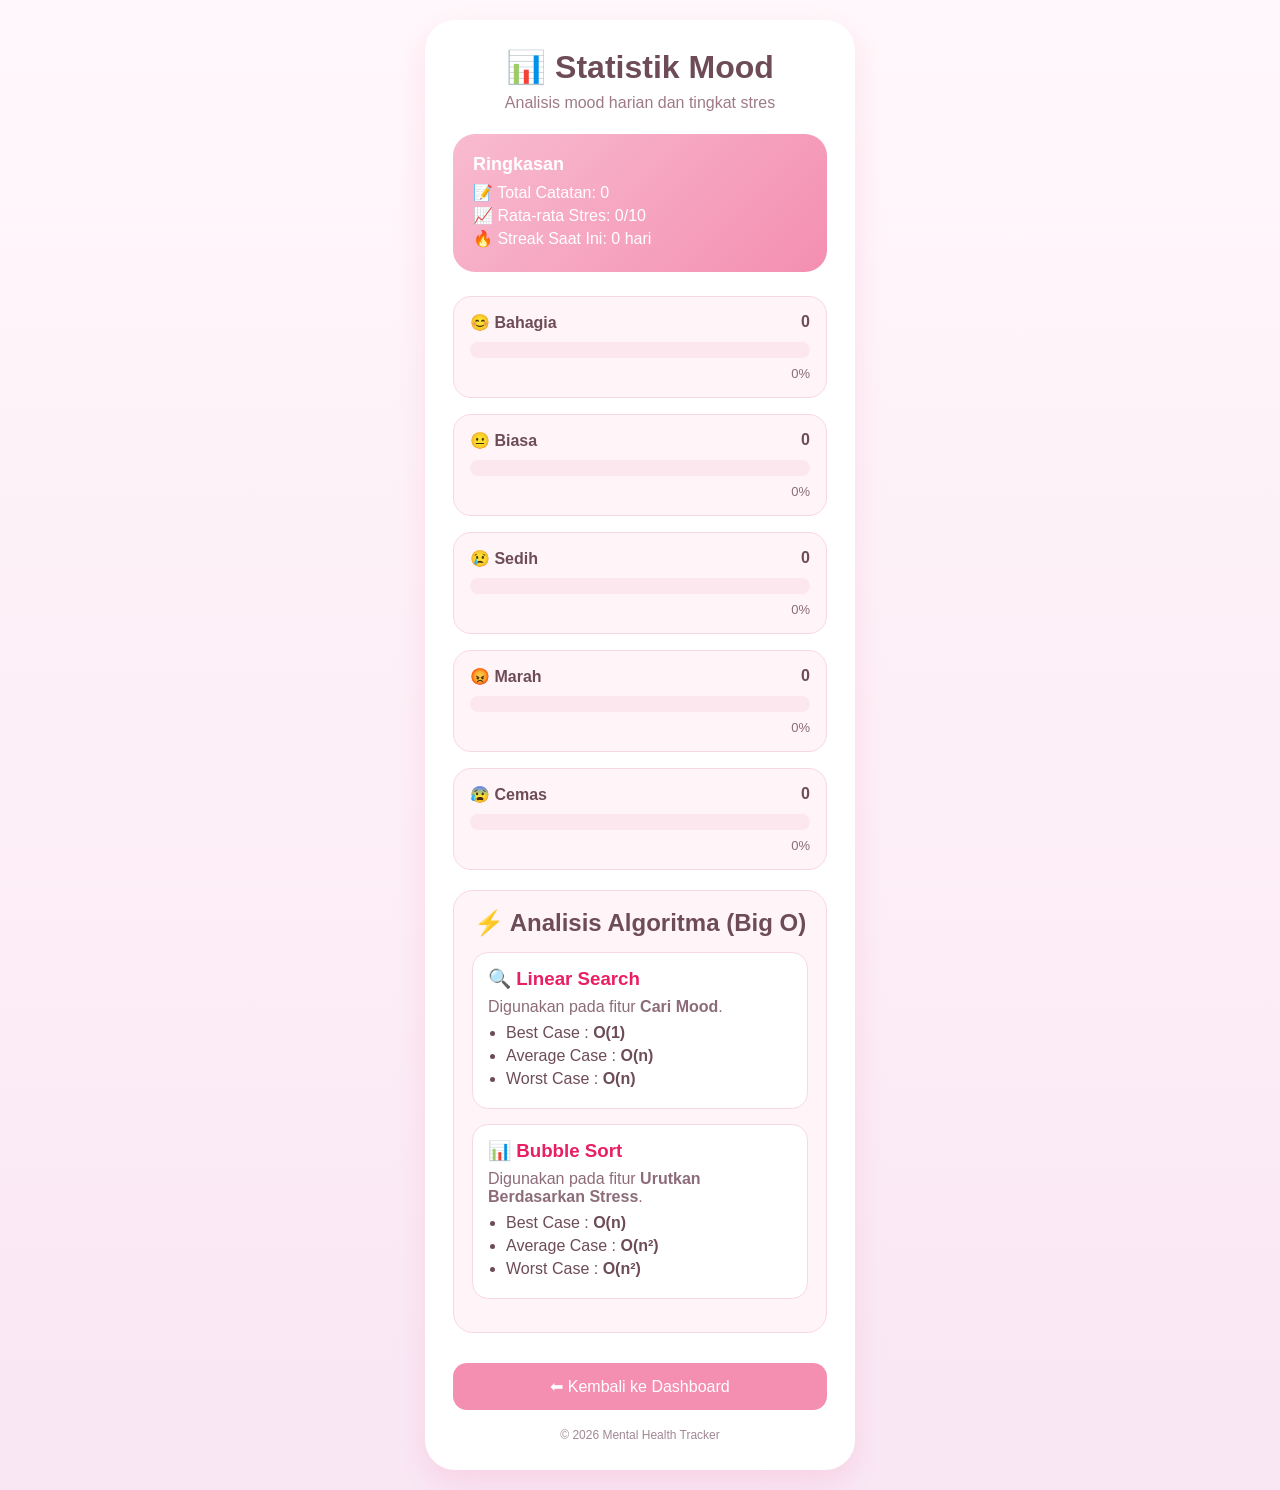
<file: statistik.html>
<!DOCTYPE html>
<html lang="id">
<head>
<meta charset="UTF-8">
<meta name="viewport" content="width=device-width, initial-scale=1.0">
<title>Statistik Mood - Mental Health Tracker</title>

<style>
*{
    margin:0;
    padding:0;
    box-sizing:border-box;
    font-family:'Poppins', Arial, sans-serif;
}

body{
    background: linear-gradient(180deg,#FFF7FB,#FDEFF7,#F9E7F4);
    min-height:100vh;
    display:flex;
    justify-content:center;
    align-items:center;
    padding:20px;
}

.container{
    width:100%;
    max-width:430px;
    background:#ffffff;
    border-radius:30px;
    padding:28px;
    box-shadow:0 12px 30px rgba(233,30,99,.10);
}

h1{
    color:#6D4C57;
    text-align:center;
    margin-bottom:8px;
    font-size:32px;
}

.subtitle{
    color:#9E7A88;
    text-align:center;
    margin-bottom:22px;
}

.summary{
    background: linear-gradient(135deg,#F8BBD0,#F48FB1);
    border-radius:22px;
    padding:20px;
    color:white;
    margin-bottom:24px;
}

.summary h2{
    font-size:18px;
    margin-bottom:8px;
}

.summary p{
    font-size:16px;
    margin:4px 0;
}

.chart-card{
    background:#FFF5F8;
    border:1px solid #F8D7E6;
    border-radius:18px;
    padding:16px;
    margin-bottom:16px;
}

.chart-header{
    display:flex;
    justify-content:space-between;
    margin-bottom:10px;
    color:#6D4C57;
    font-weight:bold;
}

.bar{
    width:100%;
    height:16px;
    background:#FDE7EF;
    border-radius:20px;
    overflow:hidden;
}

.fill{
    height:100%;
    width:0%;
    border-radius:20px;
    transition:width 1s ease;
}

.fill.bahagia{background:#F48FB1;}
.fill.biasa{background:#F8BBD0;}
.fill.sedih{background:#CE93D8;}
.fill.marah{background:#E57373;}
.fill.cemas{background:#9575CD;}

.percent{
    margin-top:8px;
    text-align:right;
    color:#8C6C79;
    font-size:13px;
}

.bigo-card{
    background:#FFF5F8;
    border:1px solid #F8D7E6;
    border-radius:20px;
    padding:18px;
    margin-top:20px;
    margin-bottom:20px;
}

.bigo-card h2{
    color:#6D4C57;
    text-align:center;
    margin-bottom:15px;
}

.algo{
    background:#fff;
    border:1px solid #F8D7E6;
    border-radius:16px;
    padding:15px;
    margin-bottom:15px;
}

.algo h3{
    color:#E91E63;
    margin-bottom:8px;
}

.algo p{
    color:#8C6C79;
    margin-bottom:8px;
}

.algo ul{
    padding-left:18px;
    color:#6D4C57;
}

.algo li{
    margin-bottom:5px;
}

button{
    width:100%;
    background:#F48FB1;
    color:white;
    border:none;
    padding:14px;
    border-radius:14px;
    font-size:16px;
    cursor:pointer;
    margin-top:10px;
}

button:hover{
    background:#EC6F9D;
}

footer{
    text-align:center;
    margin-top:18px;
    color:#A18894;
    font-size:12px;
}
</style>
</head>

<body>

<div class="container">

    <h1>📊 Statistik Mood</h1>
    <p class="subtitle">Analisis mood harian dan tingkat stres</p>

    <div class="summary">
        <h2>Ringkasan</h2>
        <p>📝 Total Catatan: <span id="totalMood">0</span></p>
        <p>📈 Rata-rata Stres: <span id="avgStress">0</span>/10</p>
        <p>🔥 Streak Saat Ini: <span id="streak">0</span> hari</p>
    </div>

    <div class="chart-card">
        <div class="chart-header">
            <span>😊 Bahagia</span>
            <span id="bahagiaCount">0</span>
        </div>
        <div class="bar"><div class="fill bahagia" id="bahagiaBar"></div></div>
        <div class="percent" id="bahagiaPercent">0%</div>
    </div>

    <div class="chart-card">
        <div class="chart-header">
            <span>😐 Biasa</span>
            <span id="biasaCount">0</span>
        </div>
        <div class="bar"><div class="fill biasa" id="biasaBar"></div></div>
        <div class="percent" id="biasaPercent">0%</div>
    </div>

    <div class="chart-card">
        <div class="chart-header">
            <span>😢 Sedih</span>
            <span id="sedihCount">0</span>
        </div>
        <div class="bar"><div class="fill sedih" id="sedihBar"></div></div>
        <div class="percent" id="sedihPercent">0%</div>
    </div>

    <div class="chart-card">
        <div class="chart-header">
            <span>😡 Marah</span>
            <span id="marahCount">0</span>
        </div>
        <div class="bar"><div class="fill marah" id="marahBar"></div></div>
        <div class="percent" id="marahPercent">0%</div>
    </div>

    <div class="chart-card">
        <div class="chart-header">
            <span>😰 Cemas</span>
            <span id="cemasCount">0</span>
        </div>
        <div class="bar"><div class="fill cemas" id="cemasBar"></div></div>
        <div class="percent" id="cemasPercent">0%</div>
    </div>

    <div class="bigo-card">
        <h2>⚡ Analisis Algoritma (Big O)</h2>

        <div class="algo">
            <h3>🔍 Linear Search</h3>
            <p>Digunakan pada fitur <b>Cari Mood</b>.</p>
            <ul>
                <li>Best Case : <b>O(1)</b></li>
                <li>Average Case : <b>O(n)</b></li>
                <li>Worst Case : <b>O(n)</b></li>
            </ul>
        </div>

        <div class="algo">
            <h3>📊 Bubble Sort</h3>
            <p>Digunakan pada fitur <b>Urutkan Berdasarkan Stress</b>.</p>
            <ul>
                <li>Best Case : <b>O(n)</b></li>
                <li>Average Case : <b>O(n²)</b></li>
                <li>Worst Case : <b>O(n²)</b></li>
            </ul>
        </div>
    </div>

    <button onclick="window.location.href='dashboard.html'">
        ⬅ Kembali ke Dashboard
    </button>

    <footer>© 2026 Mental Health Tracker</footer>

</div>

<script>
function hitungStreak(dataMood){

    if(dataMood.length===0) return 0;

    let tanggal=[...new Set(dataMood.map(item=>item.tanggal))];
    tanggal.sort();

    let streak=1;

    for(let i=tanggal.length-1;i>0;i--){

        let t1=new Date(tanggal[i]);
        let t2=new Date(tanggal[i-1]);

        let selisih=(t1-t2)/(1000*60*60*24);

        if(selisih===1){
            streak++;
        }else{
            break;
        }

    }

    return streak;
}

function tampilStatistik(){

    let dataMood=JSON.parse(localStorage.getItem("mood")) || [];

    let hasil={
        bahagia:0,
        biasa:0,
        sedih:0,
        marah:0,
        cemas:0
    };

    let totalStress=0;

    dataMood.forEach(function(item){

        let mood=item.mood.toLowerCase();

        totalStress+=parseInt(item.stress)||0;

        if(mood.includes("bahagia")) hasil.bahagia++;
        else if(mood.includes("biasa")) hasil.biasa++;
        else if(mood.includes("sedih")) hasil.sedih++;
        else if(mood.includes("marah")) hasil.marah++;
        else if(mood.includes("cemas")) hasil.cemas++;

    });

    let total=dataMood.length;
    let avgStress=total===0 ? 0 : (totalStress/total).toFixed(1);

    document.getElementById("totalMood").innerHTML=total;
    document.getElementById("avgStress").innerHTML=avgStress;
    document.getElementById("streak").innerHTML=hitungStreak(dataMood);

    function update(id,count){

        let percent=total===0 ? 0 : (count/total*100);

        document.getElementById(id+"Count").innerHTML=count;
        document.getElementById(id+"Percent").innerHTML=percent.toFixed(0)+"%";
        document.getElementById(id+"Bar").style.width=percent+"%";
    }

    update("bahagia",hasil.bahagia);
    update("biasa",hasil.biasa);
    update("sedih",hasil.sedih);
    update("marah",hasil.marah);
    update("cemas",hasil.cemas);
}

window.onload=tampilStatistik;
</script>

</body>
</html>
</file>
<file: css/style.css>
@import url('https://fonts.googleapis.com/css2?family=Poppins:wght@300;400;500;600;700&display=swap');

*{
    margin:0;
    padding:0;
    box-sizing:border-box;
    font-family:'Poppins',sans-serif;
}

body{
    background:linear-gradient(135deg,#FFD6E8,#FFC1DA,#FF9EC9);
    min-height:100vh;
    display:flex;
    justify-content:center;
    align-items:center;
    padding:30px;
}

.container{
    width:950px;
    max-width:100%;
    background:rgba(255,255,255,.92);
    backdrop-filter:blur(15px);
    border-radius:30px;
    padding:50px;
    box-shadow:0 20px 40px rgba(0,0,0,.15);
}

h1{
    color:#E91E63;
    font-size:42px;
    text-align:center;
    margin-bottom:10px;
}

.subtitle{
    text-align:center;
    color:#666;
    margin-bottom:30px;
}

.dashboard-card{
    display:flex;
    justify-content:center;
    gap:30px;
    margin-bottom:40px;
    flex-wrap:wrap;
}

.card{
    width:230px;
    background:linear-gradient(135deg,#FF6FA5,#FF4081);
    color:white;
    padding:25px;
    border-radius:20px;
    box-shadow:0 10px 25px rgba(233,30,99,.3);
    text-align:center;
}

.card h3{
    margin-bottom:15px;
}

.card h2{
    font-size:40px;
}

.menu{
    display:grid;
    grid-template-columns:repeat(2,1fr);
    gap:25px;
}

.menu a{
    text-decoration:none;
}

button{
    width:100%;
    border:none;
    border-radius:20px;
    padding:16px;
    background:linear-gradient(135deg,#FF6FA5,#FF4081);
    color:white;
    font-size:18px;
    cursor:pointer;
    transition:.3s;
    font-weight:600;
}

button:hover{
    transform:translateY(-5px);
    box-shadow:0 12px 25px rgba(233,30,99,.35);
}

input,
select,
textarea{
    width:100%;
    padding:15px;
    border-radius:15px;
    border:2px solid #FFD6E8;
    outline:none;
    font-size:17px;
    margin-bottom:20px;
}

input:focus,
textarea:focus,
select:focus{
    border-color:#FF4081;
}

/* =========================
   TABEL
========================= */

table{
    width:100%;
    border-collapse:collapse;
    margin-top:20px;
    border-radius:20px;
    overflow:hidden;
    box-shadow:0 10px 20px rgba(0,0,0,.1);
}

table th{
    background:#FF4081;
    color:white;
    padding:16px;
    font-size:18px;
}

table td{
    padding:15px;
    text-align:center;
    border-bottom:1px solid #eee;
}

table tr:nth-child(even){
    background:#FFF5F8;
}

table tr:hover{
    background:#FFE3EF;
}

/* =========================
   STATISTIK
========================= */

.summary{
    background:linear-gradient(135deg,#F8BBD0,#F48FB1);
    border-radius:22px;
    padding:20px;
    color:white;
    margin-bottom:24px;
}

.summary h2{
    margin-bottom:10px;
}

.summary p{
    margin:5px 0;
    color:white;
}

.chart-card{
    background:#FFF5F8;
    border:1px solid #F8D7E6;
    border-radius:18px;
    padding:16px;
    margin-bottom:16px;
}

.chart-header{
    display:flex;
    justify-content:space-between;
    color:#6D4C57;
    font-weight:600;
    margin-bottom:10px;
}

.bar{
    width:100%;
    height:16px;
    background:#FDE7EF;
    border-radius:20px;
    overflow:hidden;
}

.fill{
    height:100%;
    width:0%;
    border-radius:20px;
    transition:width 1s ease;
}

.fill.bahagia{background:#F48FB1;}
.fill.biasa{background:#F8BBD0;}
.fill.sedih{background:#CE93D8;}
.fill.marah{background:#E57373;}
.fill.cemas{background:#9575CD;}

.percent{
    margin-top:8px;
    text-align:right;
    color:#8C6C79;
    font-size:13px;
}

/* =========================
   BIG O
========================= */

.bigo-card{
    background:#FFF5F8;
    border:1px solid #F8D7E6;
    border-radius:20px;
    padding:18px;
    margin-top:20px;
    margin-bottom:20px;
}

.bigo-card h2{
    color:#6D4C57;
    text-align:center;
    margin-bottom:15px;
}

.algo{
    background:#ffffff;
    border:1px solid #F8D7E6;
    border-radius:16px;
    padding:15px;
    margin-bottom:15px;
}

.algo h3{
    color:#E91E63;
    margin-bottom:8px;
}

.algo p{
    color:#8C6C79;
    margin-bottom:8px;
}

.algo ul{
    padding-left:20px;
    color:#6D4C57;
}

.algo li{
    margin-bottom:5px;
}

/* =========================
   FOOTER
========================= */

footer{
    margin-top:30px;
    text-align:center;
    color:#777;
    font-size:15px;
}
</file>
